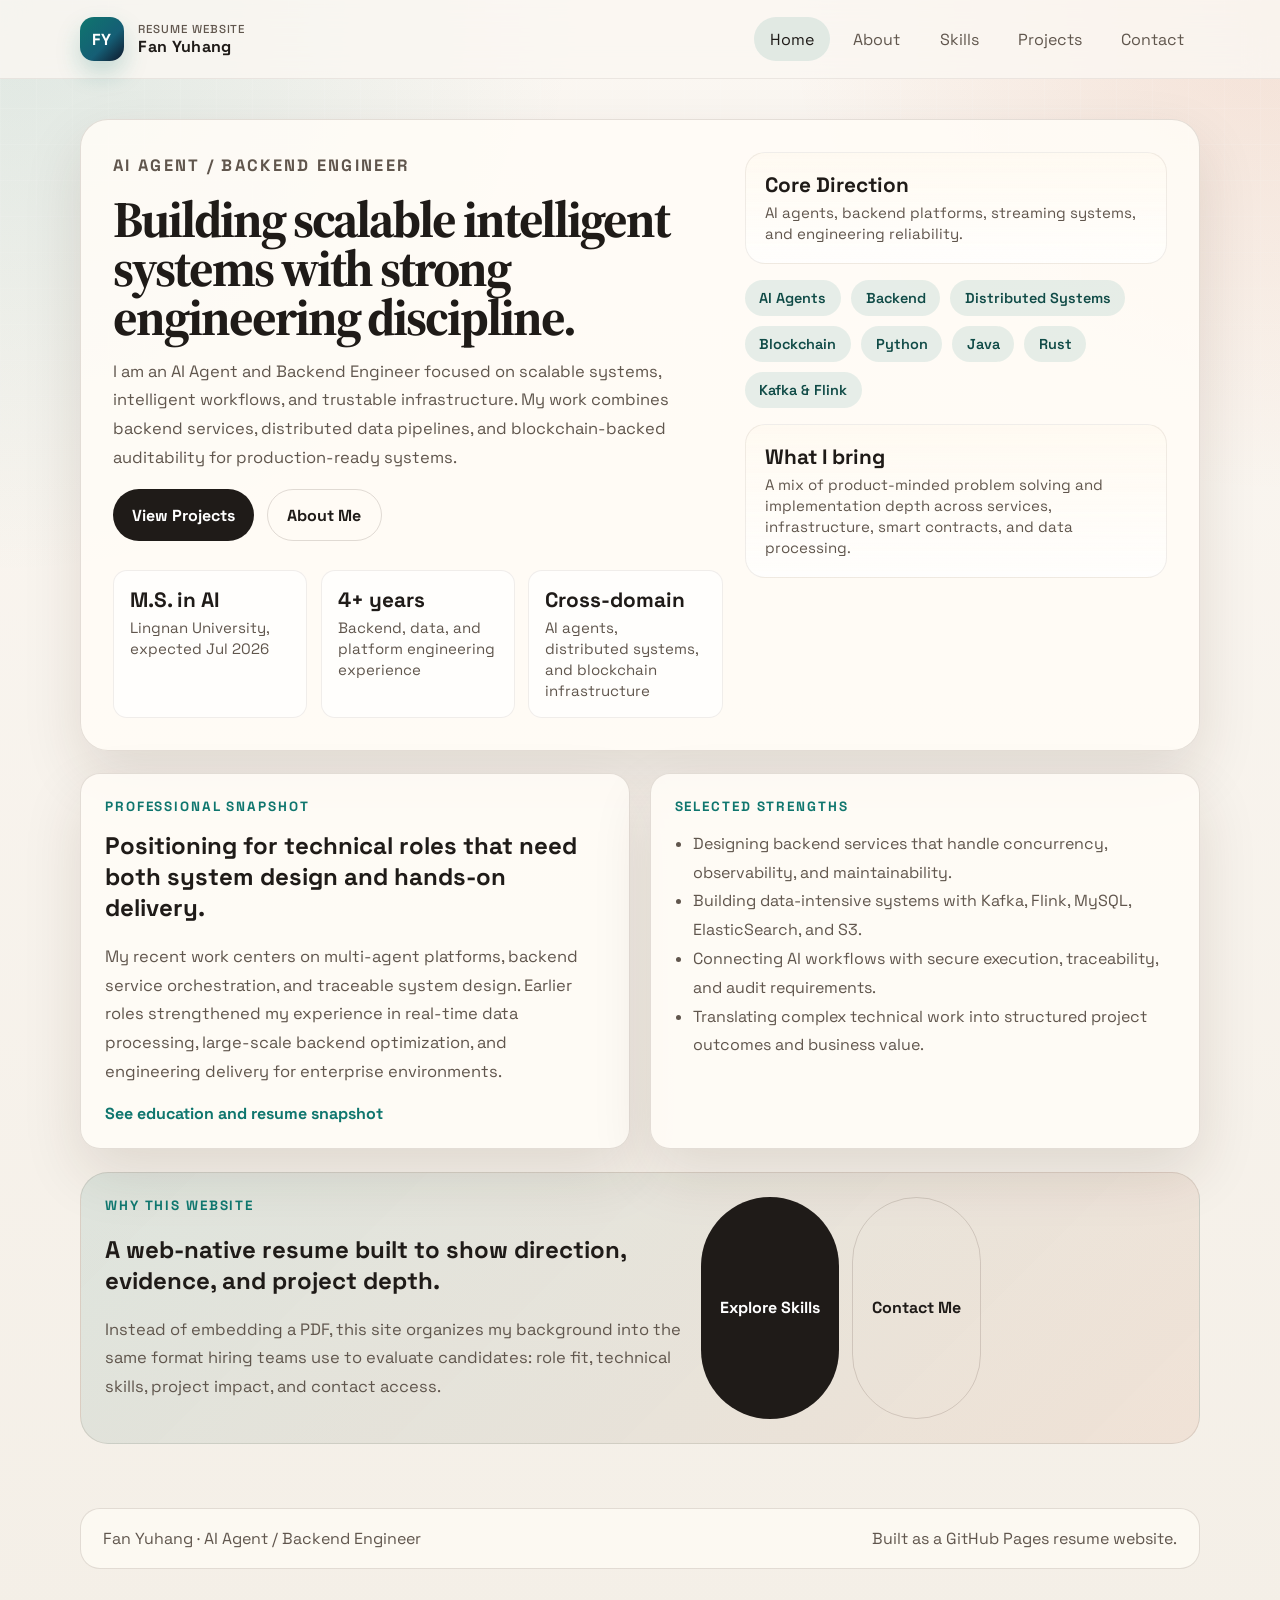
<file: index.html>
<!DOCTYPE html>
<html lang="en">
  <head>
    <meta charset="UTF-8" />
    <meta name="viewport" content="width=device-width, initial-scale=1.0" />
    <title>Fan Yuhang | AI Agent and Backend Engineer</title>
    <meta
      name="description"
      content="Fan Yuhang is an AI Agent and Backend Engineer focused on scalable systems, intelligent workflows, and trustable infrastructure."
    />
    <link rel="preconnect" href="https://fonts.googleapis.com" />
    <link rel="preconnect" href="https://fonts.gstatic.com" crossorigin />
    <link
      href="https://fonts.googleapis.com/css2?family=Source+Serif+4:opsz,wght@8..60,600;8..60,700&family=Space+Grotesk:wght@400;500;700&display=swap"
      rel="stylesheet"
    />
    <link rel="stylesheet" href="styles.css" />
  </head>
  <body data-page="home">
    <header class="site-header">
      <div class="site-shell header-row">
        <a class="brand" href="index.html">
          <span class="brand-mark">FY</span>
          <span class="brand-copy">
            <small>Resume Website</small>
            <span>Fan Yuhang</span>
          </span>
        </a>
        <button class="nav-toggle" type="button" aria-label="Toggle navigation">Menu</button>
        <nav class="site-nav" aria-label="Primary">
          <a href="index.html" data-page="home">Home</a>
          <a href="about.html" data-page="about">About</a>
          <a href="skills.html" data-page="skills">Skills</a>
          <a href="projects.html" data-page="projects">Projects</a>
          <a href="contact.html" data-page="contact">Contact</a>
        </nav>
      </div>
    </header>

    <main class="site-shell">
      <section class="hero reveal">
        <div class="hero-copy">
          <p class="eyebrow">AI Agent / Backend Engineer</p>
          <h1>Building scalable intelligent systems with strong engineering discipline.</h1>
          <p>
            I am an AI Agent and Backend Engineer focused on scalable systems, intelligent workflows,
            and trustable infrastructure. My work combines backend services, distributed data
            pipelines, and blockchain-backed auditability for production-ready systems.
          </p>
          <div class="hero-actions">
            <a class="button" href="projects.html">View Projects</a>
            <a class="button secondary" href="about.html">About Me</a>
          </div>
          <div class="hero-stats">
            <div class="stat">
              <strong>M.S. in AI</strong>
              <span>Lingnan University, expected Jul 2026</span>
            </div>
            <div class="stat">
              <strong>4+ years</strong>
              <span>Backend, data, and platform engineering experience</span>
            </div>
            <div class="stat">
              <strong>Cross-domain</strong>
              <span>AI agents, distributed systems, and blockchain infrastructure</span>
            </div>
          </div>
        </div>

        <aside class="hero-aside reveal delay-1">
          <div class="info-block">
            <strong>Core Direction</strong>
            <span>AI agents, backend platforms, streaming systems, and engineering reliability.</span>
          </div>
          <div class="tags">
            <span class="tag">AI Agents</span>
            <span class="tag">Backend</span>
            <span class="tag">Distributed Systems</span>
            <span class="tag">Blockchain</span>
            <span class="tag">Python</span>
            <span class="tag">Java</span>
            <span class="tag">Rust</span>
            <span class="tag">Kafka &amp; Flink</span>
          </div>
          <div class="info-block">
            <strong>What I bring</strong>
            <span>
              A mix of product-minded problem solving and implementation depth across services,
              infrastructure, smart contracts, and data processing.
            </span>
          </div>
        </aside>
      </section>

      <section class="section-grid section-spacer">
        <article class="panel reveal delay-1">
          <p class="kicker">Professional Snapshot</p>
          <h2>Positioning for technical roles that need both system design and hands-on delivery.</h2>
          <p class="section-intro">
            My recent work centers on multi-agent platforms, backend service orchestration, and
            traceable system design. Earlier roles strengthened my experience in real-time data
            processing, large-scale backend optimization, and engineering delivery for enterprise
            environments.
          </p>
          <a class="text-link" href="about.html">See education and resume snapshot</a>
        </article>

        <article class="panel reveal delay-2">
          <p class="kicker">Selected Strengths</p>
          <ul class="list">
            <li>Designing backend services that handle concurrency, observability, and maintainability.</li>
            <li>Building data-intensive systems with Kafka, Flink, MySQL, ElasticSearch, and S3.</li>
            <li>Connecting AI workflows with secure execution, traceability, and audit requirements.</li>
            <li>Translating complex technical work into structured project outcomes and business value.</li>
          </ul>
        </article>
      </section>

      <section class="highlight-banner reveal delay-3">
        <div>
          <p class="kicker">Why This Website</p>
          <h2>A web-native resume built to show direction, evidence, and project depth.</h2>
          <p class="section-intro">
            Instead of embedding a PDF, this site organizes my background into the same format hiring
            teams use to evaluate candidates: role fit, technical skills, project impact, and contact
            access.
          </p>
        </div>
        <div class="inline-links">
          <a class="button" href="skills.html">Explore Skills</a>
          <a class="button secondary" href="contact.html">Contact Me</a>
        </div>
      </section>
    </main>

    <footer class="site-shell site-footer">
      <div class="footer-panel">
        <p>Fan Yuhang · AI Agent / Backend Engineer</p>
        <p>Built as a GitHub Pages resume website.</p>
      </div>
    </footer>

    <script src="script.js"></script>
  </body>
</html>
</file>
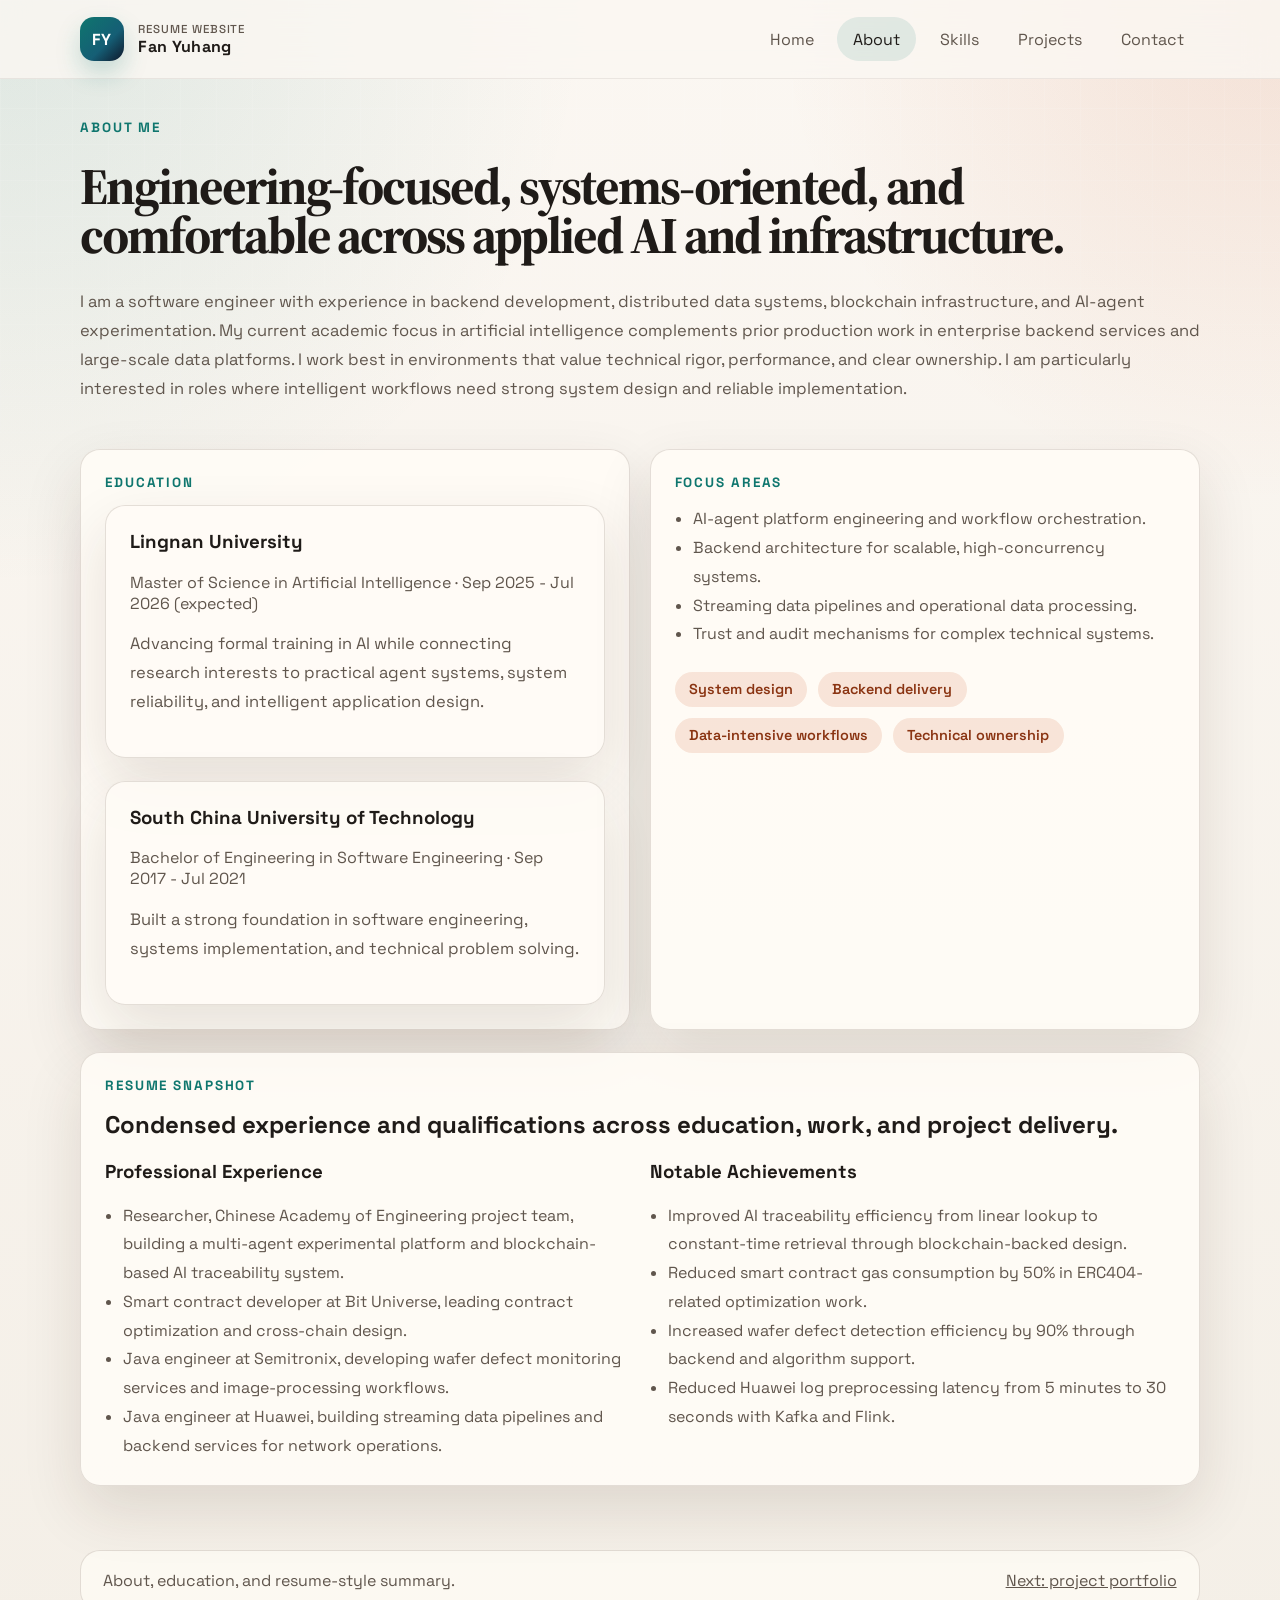
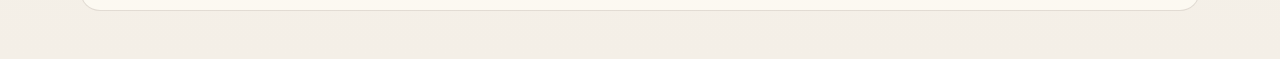
<file: about.html>
<!DOCTYPE html>
<html lang="en">
  <head>
    <meta charset="UTF-8" />
    <meta name="viewport" content="width=device-width, initial-scale=1.0" />
    <title>About | Fan Yuhang</title>
    <meta
      name="description"
      content="About Fan Yuhang, including education, strengths, and a resume snapshot."
    />
    <link rel="preconnect" href="https://fonts.googleapis.com" />
    <link rel="preconnect" href="https://fonts.gstatic.com" crossorigin />
    <link
      href="https://fonts.googleapis.com/css2?family=Source+Serif+4:opsz,wght@8..60,600;8..60,700&family=Space+Grotesk:wght@400;500;700&display=swap"
      rel="stylesheet"
    />
    <link rel="stylesheet" href="styles.css" />
  </head>
  <body data-page="about">
    <header class="site-header">
      <div class="site-shell header-row">
        <a class="brand" href="index.html">
          <span class="brand-mark">FY</span>
          <span class="brand-copy">
            <small>Resume Website</small>
            <span>Fan Yuhang</span>
          </span>
        </a>
        <button class="nav-toggle" type="button" aria-label="Toggle navigation">Menu</button>
        <nav class="site-nav" aria-label="Primary">
          <a href="index.html" data-page="home">Home</a>
          <a href="about.html" data-page="about">About</a>
          <a href="skills.html" data-page="skills">Skills</a>
          <a href="projects.html" data-page="projects">Projects</a>
          <a href="contact.html" data-page="contact">Contact</a>
        </nav>
      </div>
    </header>

    <main class="site-shell">
      <section class="page-title reveal">
        <p class="eyebrow">About Me</p>
        <h1>Engineering-focused, systems-oriented, and comfortable across applied AI and infrastructure.</h1>
        <p class="lede">
          I am a software engineer with experience in backend development, distributed data systems,
          blockchain infrastructure, and AI-agent experimentation. My current academic focus in
          artificial intelligence complements prior production work in enterprise backend services and
          large-scale data platforms. I work best in environments that value technical rigor,
          performance, and clear ownership. I am particularly interested in roles where intelligent
          workflows need strong system design and reliable implementation.
        </p>
      </section>

      <section class="section-grid reveal delay-1">
        <article class="panel">
          <p class="kicker">Education</p>
          <div class="timeline-item">
            <h3>Lingnan University</h3>
            <p class="timeline-meta">Master of Science in Artificial Intelligence · Sep 2025 - Jul 2026 (expected)</p>
            <p class="section-intro">
              Advancing formal training in AI while connecting research interests to practical agent
              systems, system reliability, and intelligent application design.
            </p>
          </div>
          <div class="timeline-item section-spacer">
            <h3>South China University of Technology</h3>
            <p class="timeline-meta">Bachelor of Engineering in Software Engineering · Sep 2017 - Jul 2021</p>
            <p class="section-intro">
              Built a strong foundation in software engineering, systems implementation, and technical
              problem solving.
            </p>
          </div>
        </article>

        <article class="panel">
          <p class="kicker">Focus Areas</p>
          <ul class="list">
            <li>AI-agent platform engineering and workflow orchestration.</li>
            <li>Backend architecture for scalable, high-concurrency systems.</li>
            <li>Streaming data pipelines and operational data processing.</li>
            <li>Trust and audit mechanisms for complex technical systems.</li>
          </ul>

          <div class="mini-tags section-spacer">
            <span class="mini-tag">System design</span>
            <span class="mini-tag">Backend delivery</span>
            <span class="mini-tag">Data-intensive workflows</span>
            <span class="mini-tag">Technical ownership</span>
          </div>
        </article>
      </section>

      <section class="panel section-spacer reveal delay-2" id="resume-snapshot">
        <p class="kicker">Resume Snapshot</p>
        <h2>Condensed experience and qualifications across education, work, and project delivery.</h2>
        <div class="two-column">
          <div>
            <h3>Professional Experience</h3>
            <ul class="list">
              <li>Researcher, Chinese Academy of Engineering project team, building a multi-agent experimental platform and blockchain-based AI traceability system.</li>
              <li>Smart contract developer at Bit Universe, leading contract optimization and cross-chain design.</li>
              <li>Java engineer at Semitronix, developing wafer defect monitoring services and image-processing workflows.</li>
              <li>Java engineer at Huawei, building streaming data pipelines and backend services for network operations.</li>
            </ul>
          </div>
          <div>
            <h3>Notable Achievements</h3>
            <ul class="list">
              <li>Improved AI traceability efficiency from linear lookup to constant-time retrieval through blockchain-backed design.</li>
              <li>Reduced smart contract gas consumption by 50% in ERC404-related optimization work.</li>
              <li>Increased wafer defect detection efficiency by 90% through backend and algorithm support.</li>
              <li>Reduced Huawei log preprocessing latency from 5 minutes to 30 seconds with Kafka and Flink.</li>
            </ul>
          </div>
        </div>
      </section>
    </main>

    <footer class="site-shell site-footer">
      <div class="footer-panel">
        <p>About, education, and resume-style summary.</p>
        <p><a href="projects.html">Next: project portfolio</a></p>
      </div>
    </footer>

    <script src="script.js"></script>
  </body>
</html>
</file>
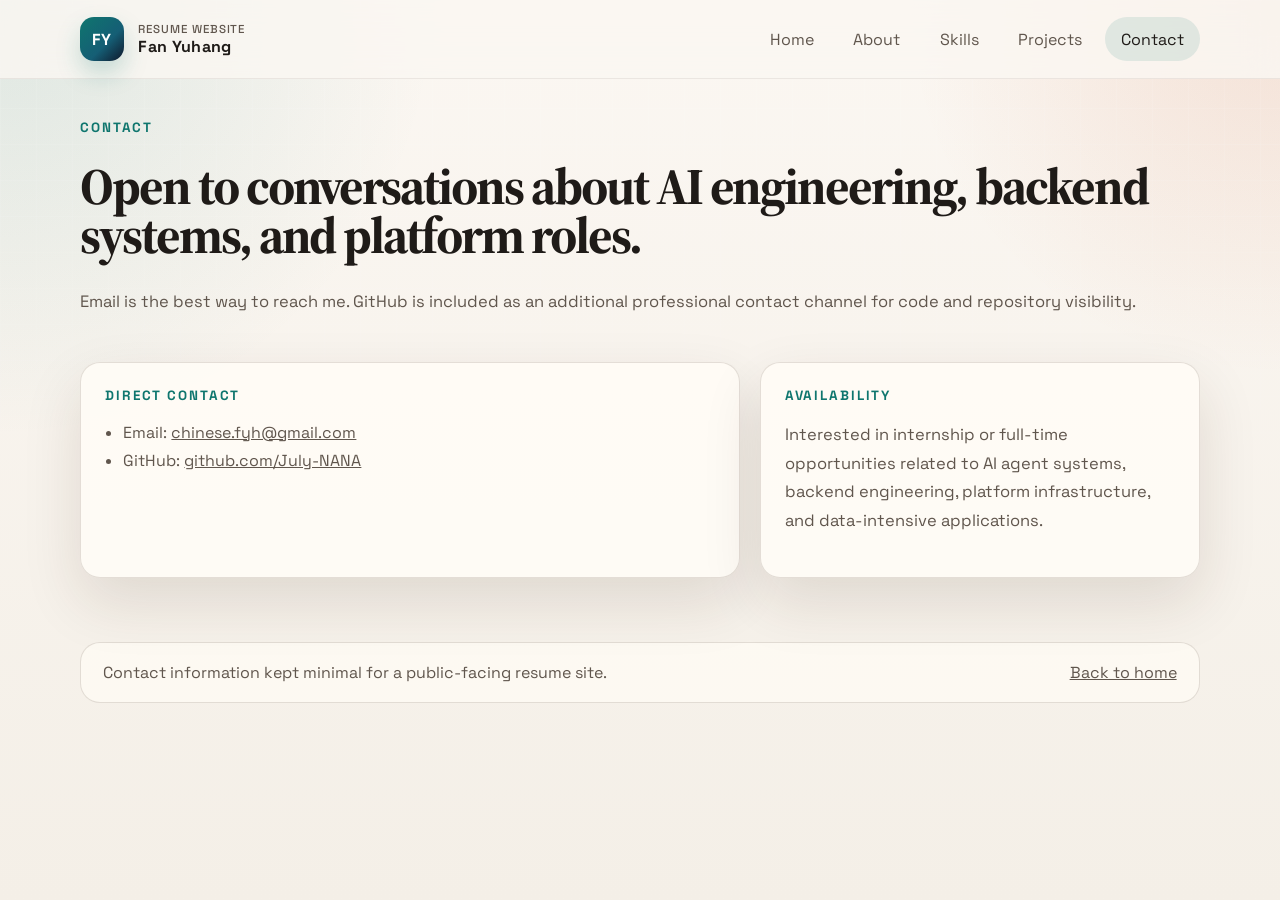
<file: contact.html>
<!DOCTYPE html>
<html lang="en">
  <head>
    <meta charset="UTF-8" />
    <meta name="viewport" content="width=device-width, initial-scale=1.0" />
    <title>Contact | Fan Yuhang</title>
    <meta
      name="description"
      content="Contact details for Fan Yuhang."
    />
    <link rel="preconnect" href="https://fonts.googleapis.com" />
    <link rel="preconnect" href="https://fonts.gstatic.com" crossorigin />
    <link
      href="https://fonts.googleapis.com/css2?family=Source+Serif+4:opsz,wght@8..60,600;8..60,700&family=Space+Grotesk:wght@400;500;700&display=swap"
      rel="stylesheet"
    />
    <link rel="stylesheet" href="styles.css" />
  </head>
  <body data-page="contact">
    <header class="site-header">
      <div class="site-shell header-row">
        <a class="brand" href="index.html">
          <span class="brand-mark">FY</span>
          <span class="brand-copy">
            <small>Resume Website</small>
            <span>Fan Yuhang</span>
          </span>
        </a>
        <button class="nav-toggle" type="button" aria-label="Toggle navigation">Menu</button>
        <nav class="site-nav" aria-label="Primary">
          <a href="index.html" data-page="home">Home</a>
          <a href="about.html" data-page="about">About</a>
          <a href="skills.html" data-page="skills">Skills</a>
          <a href="projects.html" data-page="projects">Projects</a>
          <a href="contact.html" data-page="contact">Contact</a>
        </nav>
      </div>
    </header>

    <main class="site-shell">
      <section class="page-title reveal">
        <p class="eyebrow">Contact</p>
        <h1>Open to conversations about AI engineering, backend systems, and platform roles.</h1>
        <p class="lede">
          Email is the best way to reach me. GitHub is included as an additional professional contact
          channel for code and repository visibility.
        </p>
      </section>

      <section class="contact-grid reveal delay-1">
        <article class="contact-card">
          <p class="kicker">Direct Contact</p>
          <ul class="contact-list">
            <li>Email: <a href="mailto:chinese.fyh@gmail.com">chinese.fyh@gmail.com</a></li>
            <li>GitHub: <a href="https://github.com/July-NANA">github.com/July-NANA</a></li>
          </ul>
        </article>

        <article class="contact-card">
          <p class="kicker">Availability</p>
          <p class="section-intro">
            Interested in internship or full-time opportunities related to AI agent systems, backend
            engineering, platform infrastructure, and data-intensive applications.
          </p>
        </article>
      </section>
    </main>

    <footer class="site-shell site-footer">
      <div class="footer-panel">
        <p>Contact information kept minimal for a public-facing resume site.</p>
        <p><a href="index.html">Back to home</a></p>
      </div>
    </footer>

    <script src="script.js"></script>
  </body>
</html>
</file>
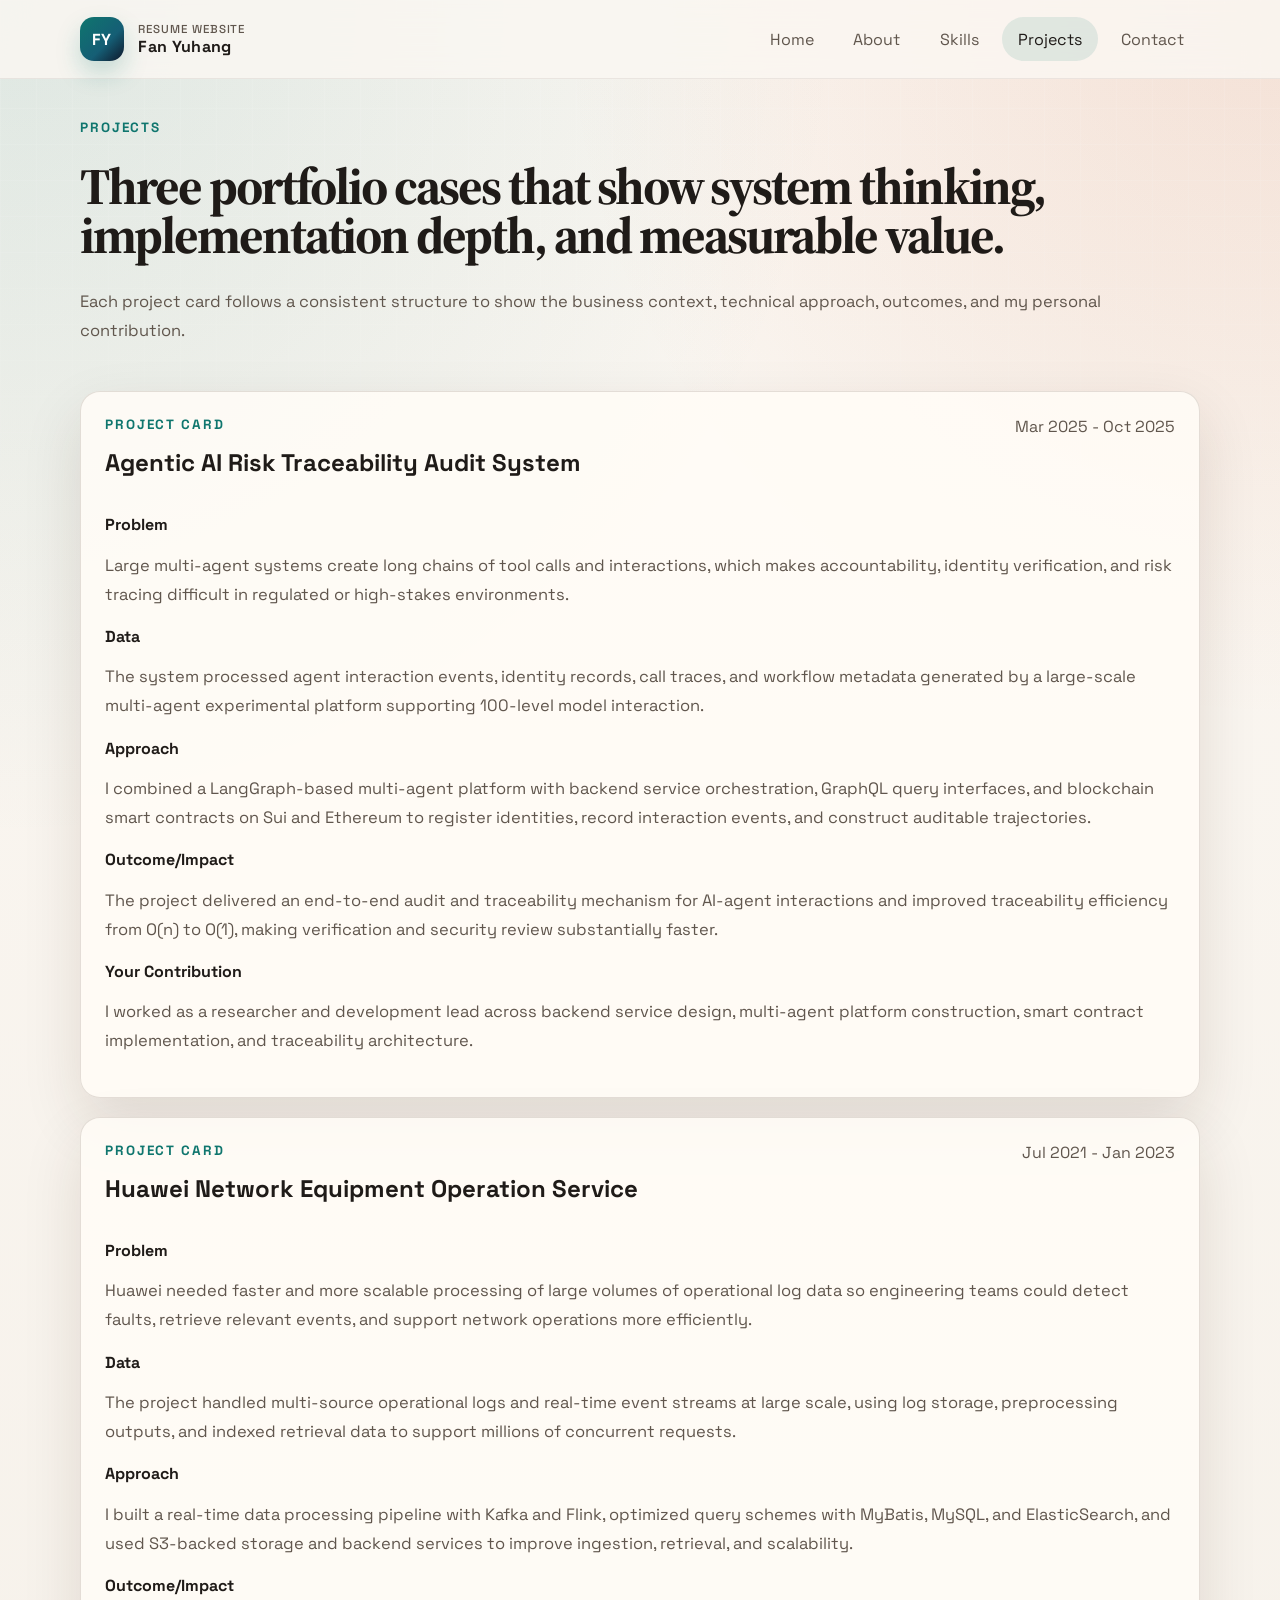
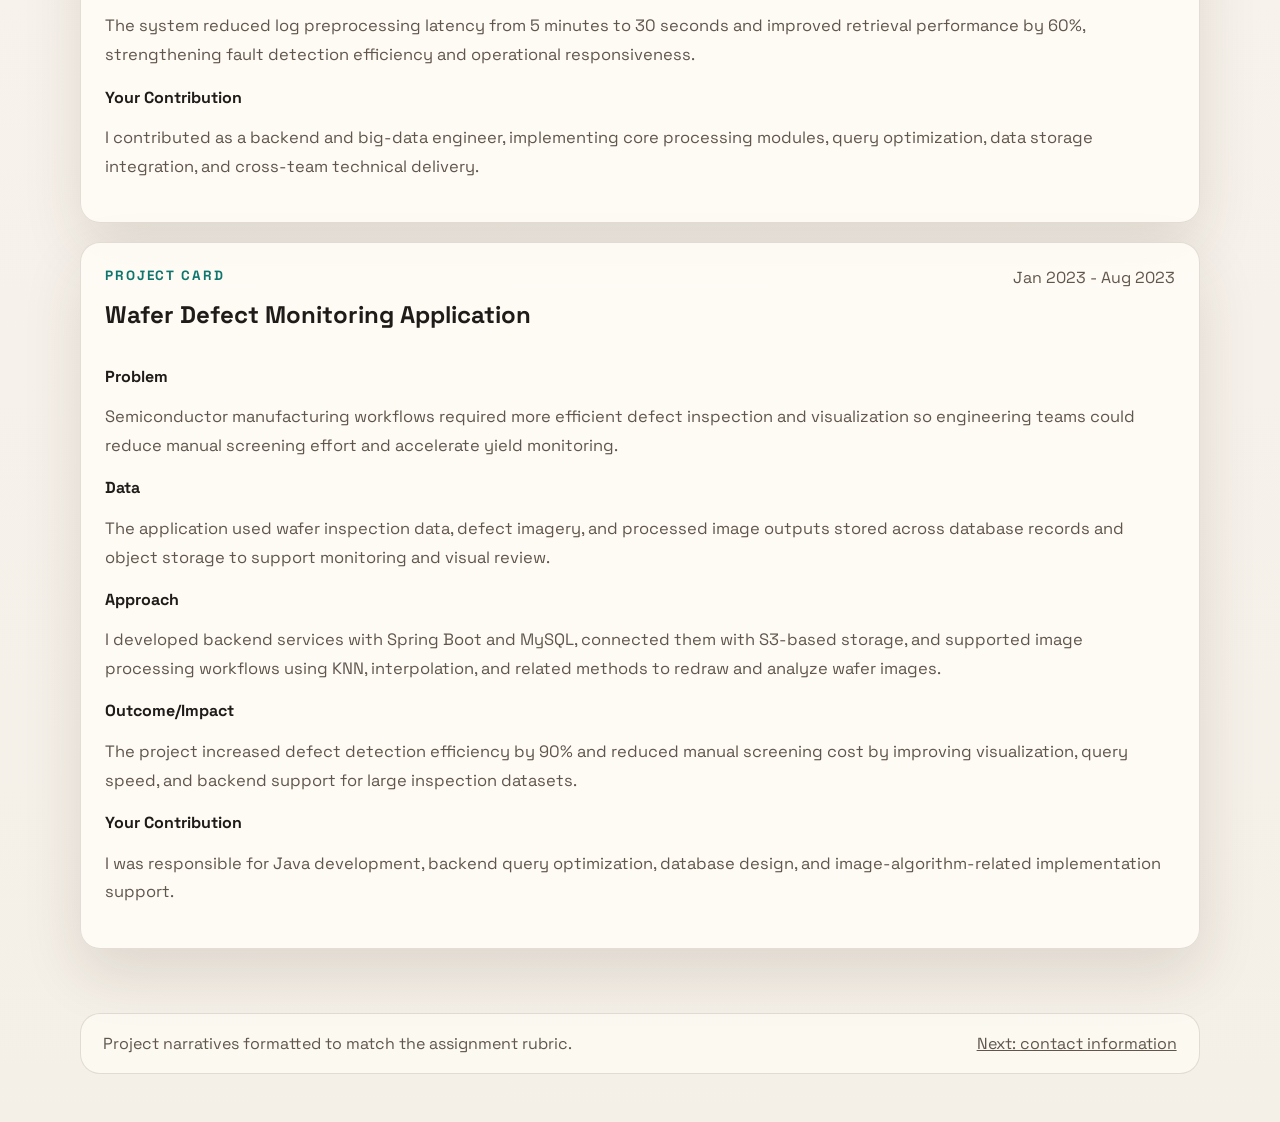
<file: projects.html>
<!DOCTYPE html>
<html lang="en">
  <head>
    <meta charset="UTF-8" />
    <meta name="viewport" content="width=device-width, initial-scale=1.0" />
    <title>Projects | Fan Yuhang</title>
    <meta
      name="description"
      content="Project portfolio of Fan Yuhang with problem, data, approach, outcome, and contribution."
    />
    <link rel="preconnect" href="https://fonts.googleapis.com" />
    <link rel="preconnect" href="https://fonts.gstatic.com" crossorigin />
    <link
      href="https://fonts.googleapis.com/css2?family=Source+Serif+4:opsz,wght@8..60,600;8..60,700&family=Space+Grotesk:wght@400;500;700&display=swap"
      rel="stylesheet"
    />
    <link rel="stylesheet" href="styles.css" />
  </head>
  <body data-page="projects">
    <header class="site-header">
      <div class="site-shell header-row">
        <a class="brand" href="index.html">
          <span class="brand-mark">FY</span>
          <span class="brand-copy">
            <small>Resume Website</small>
            <span>Fan Yuhang</span>
          </span>
        </a>
        <button class="nav-toggle" type="button" aria-label="Toggle navigation">Menu</button>
        <nav class="site-nav" aria-label="Primary">
          <a href="index.html" data-page="home">Home</a>
          <a href="about.html" data-page="about">About</a>
          <a href="skills.html" data-page="skills">Skills</a>
          <a href="projects.html" data-page="projects">Projects</a>
          <a href="contact.html" data-page="contact">Contact</a>
        </nav>
      </div>
    </header>

    <main class="site-shell">
      <section class="page-title reveal">
        <p class="eyebrow">Projects</p>
        <h1>Three portfolio cases that show system thinking, implementation depth, and measurable value.</h1>
        <p class="lede">
          Each project card follows a consistent structure to show the business context, technical
          approach, outcomes, and my personal contribution.
        </p>
      </section>

      <section class="project-grid">
        <article class="project-card reveal delay-1">
          <header>
            <div>
              <p class="kicker">Project Card</p>
              <h2>Agentic AI Risk Traceability Audit System</h2>
            </div>
            <time datetime="2025-03">Mar 2025 - Oct 2025</time>
          </header>
          <div class="project-block">
            <strong>Problem</strong>
            <p class="section-intro">
              Large multi-agent systems create long chains of tool calls and interactions, which makes
              accountability, identity verification, and risk tracing difficult in regulated or
              high-stakes environments.
            </p>
          </div>
          <div class="project-block">
            <strong>Data</strong>
            <p class="section-intro">
              The system processed agent interaction events, identity records, call traces, and
              workflow metadata generated by a large-scale multi-agent experimental platform supporting
              100-level model interaction.
            </p>
          </div>
          <div class="project-block">
            <strong>Approach</strong>
            <p class="section-intro">
              I combined a LangGraph-based multi-agent platform with backend service orchestration,
              GraphQL query interfaces, and blockchain smart contracts on Sui and Ethereum to register
              identities, record interaction events, and construct auditable trajectories.
            </p>
          </div>
          <div class="project-block">
            <strong>Outcome/Impact</strong>
            <p class="section-intro">
              The project delivered an end-to-end audit and traceability mechanism for AI-agent
              interactions and improved traceability efficiency from O(n) to O(1), making verification
              and security review substantially faster.
            </p>
          </div>
          <div class="project-block">
            <strong>Your Contribution</strong>
            <p class="section-intro">
              I worked as a researcher and development lead across backend service design, multi-agent
              platform construction, smart contract implementation, and traceability architecture.
            </p>
          </div>
        </article>

        <article class="project-card reveal delay-2">
          <header>
            <div>
              <p class="kicker">Project Card</p>
              <h2>Huawei Network Equipment Operation Service</h2>
            </div>
            <time datetime="2021-07">Jul 2021 - Jan 2023</time>
          </header>
          <div class="project-block">
            <strong>Problem</strong>
            <p class="section-intro">
              Huawei needed faster and more scalable processing of large volumes of operational log
              data so engineering teams could detect faults, retrieve relevant events, and support
              network operations more efficiently.
            </p>
          </div>
          <div class="project-block">
            <strong>Data</strong>
            <p class="section-intro">
              The project handled multi-source operational logs and real-time event streams at large
              scale, using log storage, preprocessing outputs, and indexed retrieval data to support
              millions of concurrent requests.
            </p>
          </div>
          <div class="project-block">
            <strong>Approach</strong>
            <p class="section-intro">
              I built a real-time data processing pipeline with Kafka and Flink, optimized query
              schemes with MyBatis, MySQL, and ElasticSearch, and used S3-backed storage and backend
              services to improve ingestion, retrieval, and scalability.
            </p>
          </div>
          <div class="project-block">
            <strong>Outcome/Impact</strong>
            <p class="section-intro">
              The system reduced log preprocessing latency from 5 minutes to 30 seconds and improved
              retrieval performance by 60%, strengthening fault detection efficiency and operational
              responsiveness.
            </p>
          </div>
          <div class="project-block">
            <strong>Your Contribution</strong>
            <p class="section-intro">
              I contributed as a backend and big-data engineer, implementing core processing modules,
              query optimization, data storage integration, and cross-team technical delivery.
            </p>
          </div>
        </article>

        <article class="project-card reveal delay-3">
          <header>
            <div>
              <p class="kicker">Project Card</p>
              <h2>Wafer Defect Monitoring Application</h2>
            </div>
            <time datetime="2023-01">Jan 2023 - Aug 2023</time>
          </header>
          <div class="project-block">
            <strong>Problem</strong>
            <p class="section-intro">
              Semiconductor manufacturing workflows required more efficient defect inspection and
              visualization so engineering teams could reduce manual screening effort and accelerate
              yield monitoring.
            </p>
          </div>
          <div class="project-block">
            <strong>Data</strong>
            <p class="section-intro">
              The application used wafer inspection data, defect imagery, and processed image outputs
              stored across database records and object storage to support monitoring and visual review.
            </p>
          </div>
          <div class="project-block">
            <strong>Approach</strong>
            <p class="section-intro">
              I developed backend services with Spring Boot and MySQL, connected them with S3-based
              storage, and supported image processing workflows using KNN, interpolation, and related
              methods to redraw and analyze wafer images.
            </p>
          </div>
          <div class="project-block">
            <strong>Outcome/Impact</strong>
            <p class="section-intro">
              The project increased defect detection efficiency by 90% and reduced manual screening
              cost by improving visualization, query speed, and backend support for large inspection
              datasets.
            </p>
          </div>
          <div class="project-block">
            <strong>Your Contribution</strong>
            <p class="section-intro">
              I was responsible for Java development, backend query optimization, database design, and
              image-algorithm-related implementation support.
            </p>
          </div>
        </article>
      </section>
    </main>

    <footer class="site-shell site-footer">
      <div class="footer-panel">
        <p>Project narratives formatted to match the assignment rubric.</p>
        <p><a href="contact.html">Next: contact information</a></p>
      </div>
    </footer>

    <script src="script.js"></script>
  </body>
</html>
</file>
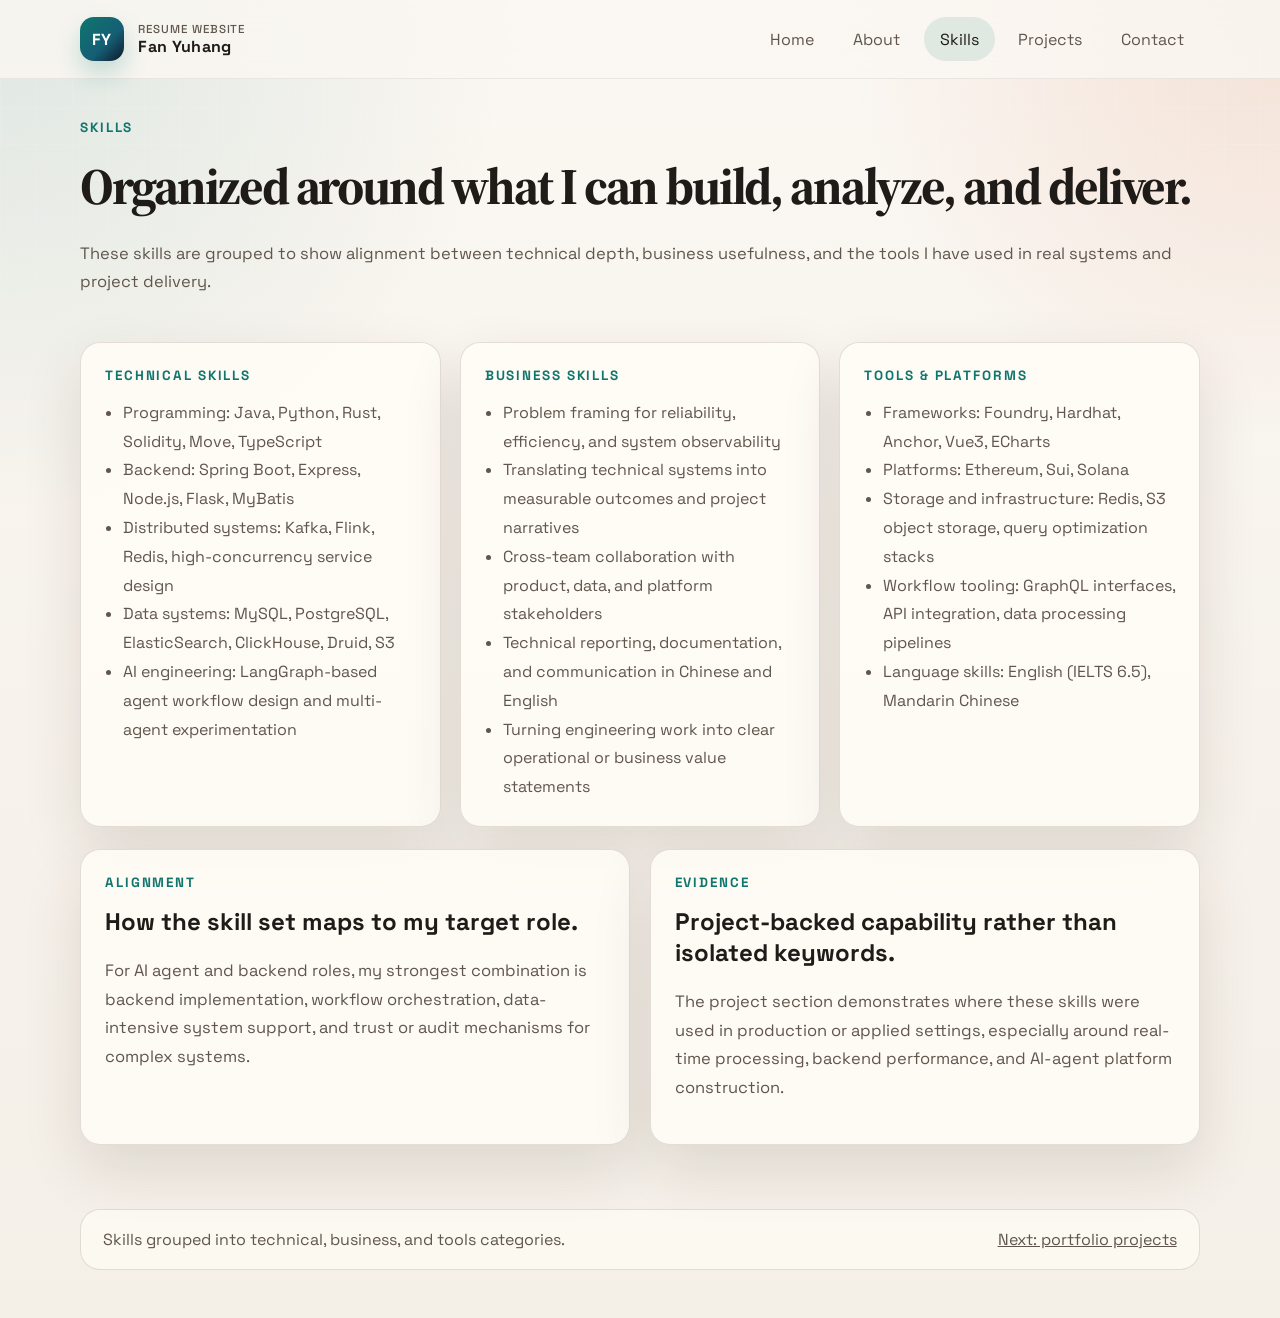
<file: skills.html>
<!DOCTYPE html>
<html lang="en">
  <head>
    <meta charset="UTF-8" />
    <meta name="viewport" content="width=device-width, initial-scale=1.0" />
    <title>Skills | Fan Yuhang</title>
    <meta
      name="description"
      content="Technical, business, and tool skills of Fan Yuhang."
    />
    <link rel="preconnect" href="https://fonts.googleapis.com" />
    <link rel="preconnect" href="https://fonts.gstatic.com" crossorigin />
    <link
      href="https://fonts.googleapis.com/css2?family=Source+Serif+4:opsz,wght@8..60,600;8..60,700&family=Space+Grotesk:wght@400;500;700&display=swap"
      rel="stylesheet"
    />
    <link rel="stylesheet" href="styles.css" />
  </head>
  <body data-page="skills">
    <header class="site-header">
      <div class="site-shell header-row">
        <a class="brand" href="index.html">
          <span class="brand-mark">FY</span>
          <span class="brand-copy">
            <small>Resume Website</small>
            <span>Fan Yuhang</span>
          </span>
        </a>
        <button class="nav-toggle" type="button" aria-label="Toggle navigation">Menu</button>
        <nav class="site-nav" aria-label="Primary">
          <a href="index.html" data-page="home">Home</a>
          <a href="about.html" data-page="about">About</a>
          <a href="skills.html" data-page="skills">Skills</a>
          <a href="projects.html" data-page="projects">Projects</a>
          <a href="contact.html" data-page="contact">Contact</a>
        </nav>
      </div>
    </header>

    <main class="site-shell">
      <section class="page-title reveal">
        <p class="eyebrow">Skills</p>
        <h1>Organized around what I can build, analyze, and deliver.</h1>
        <p class="lede">
          These skills are grouped to show alignment between technical depth, business usefulness,
          and the tools I have used in real systems and project delivery.
        </p>
      </section>

      <section class="skills-grid reveal delay-1">
        <article class="skill-card">
          <p class="kicker">Technical Skills</p>
          <ul class="skill-list">
            <li>Programming: Java, Python, Rust, Solidity, Move, TypeScript</li>
            <li>Backend: Spring Boot, Express, Node.js, Flask, MyBatis</li>
            <li>Distributed systems: Kafka, Flink, Redis, high-concurrency service design</li>
            <li>Data systems: MySQL, PostgreSQL, ElasticSearch, ClickHouse, Druid, S3</li>
            <li>AI engineering: LangGraph-based agent workflow design and multi-agent experimentation</li>
          </ul>
        </article>

        <article class="skill-card">
          <p class="kicker">Business Skills</p>
          <ul class="skill-list">
            <li>Problem framing for reliability, efficiency, and system observability</li>
            <li>Translating technical systems into measurable outcomes and project narratives</li>
            <li>Cross-team collaboration with product, data, and platform stakeholders</li>
            <li>Technical reporting, documentation, and communication in Chinese and English</li>
            <li>Turning engineering work into clear operational or business value statements</li>
          </ul>
        </article>

        <article class="skill-card">
          <p class="kicker">Tools &amp; Platforms</p>
          <ul class="skill-list">
            <li>Frameworks: Foundry, Hardhat, Anchor, Vue3, ECharts</li>
            <li>Platforms: Ethereum, Sui, Solana</li>
            <li>Storage and infrastructure: Redis, S3 object storage, query optimization stacks</li>
            <li>Workflow tooling: GraphQL interfaces, API integration, data processing pipelines</li>
            <li>Language skills: English (IELTS 6.5), Mandarin Chinese</li>
          </ul>
        </article>
      </section>

      <section class="section-grid section-spacer reveal delay-2">
        <article class="panel">
          <p class="kicker">Alignment</p>
          <h2>How the skill set maps to my target role.</h2>
          <p class="section-intro">
            For AI agent and backend roles, my strongest combination is backend implementation,
            workflow orchestration, data-intensive system support, and trust or audit mechanisms for
            complex systems.
          </p>
        </article>

        <article class="panel">
          <p class="kicker">Evidence</p>
          <h2>Project-backed capability rather than isolated keywords.</h2>
          <p class="section-intro">
            The project section demonstrates where these skills were used in production or applied
            settings, especially around real-time processing, backend performance, and AI-agent
            platform construction.
          </p>
        </article>
      </section>
    </main>

    <footer class="site-shell site-footer">
      <div class="footer-panel">
        <p>Skills grouped into technical, business, and tools categories.</p>
        <p><a href="projects.html">Next: portfolio projects</a></p>
      </div>
    </footer>

    <script src="script.js"></script>
  </body>
</html>
</file>
<file: styles.css>
:root {
  --bg: #f4efe7;
  --surface: rgba(255, 252, 246, 0.88);
  --surface-strong: #fffaf1;
  --text: #1f1b18;
  --muted: #60564d;
  --line: rgba(64, 48, 34, 0.14);
  --accent: #0f766e;
  --accent-2: #c2410c;
  --shadow: 0 24px 60px rgba(54, 37, 18, 0.12);
  --radius-xl: 28px;
  --radius-lg: 20px;
  --radius-md: 14px;
  --content: 1120px;
}

* {
  box-sizing: border-box;
}

html {
  scroll-behavior: smooth;
}

body {
  margin: 0;
  color: var(--text);
  font-family: "Space Grotesk", "Avenir Next", "Segoe UI", sans-serif;
  background:
    radial-gradient(circle at top left, rgba(15, 118, 110, 0.12), transparent 28%),
    radial-gradient(circle at top right, rgba(194, 65, 12, 0.12), transparent 24%),
    linear-gradient(180deg, #fbf7f2 0%, var(--bg) 100%);
  min-height: 100vh;
}

body::before {
  content: "";
  position: fixed;
  inset: 0;
  pointer-events: none;
  background-image:
    linear-gradient(rgba(255, 255, 255, 0.35) 1px, transparent 1px),
    linear-gradient(90deg, rgba(255, 255, 255, 0.35) 1px, transparent 1px);
  background-size: 36px 36px;
  mask-image: linear-gradient(180deg, rgba(0, 0, 0, 0.35), transparent 80%);
}

a {
  color: inherit;
}

img {
  max-width: 100%;
  display: block;
}

.site-shell {
  width: min(calc(100% - 2rem), var(--content));
  margin: 0 auto;
}

.site-header {
  position: sticky;
  top: 0;
  z-index: 20;
  backdrop-filter: blur(16px);
  background: rgba(251, 247, 242, 0.82);
  border-bottom: 1px solid rgba(64, 48, 34, 0.08);
}

.header-row {
  display: flex;
  align-items: center;
  justify-content: space-between;
  gap: 1rem;
  min-height: 78px;
}

.brand {
  display: inline-flex;
  align-items: center;
  gap: 0.9rem;
  text-decoration: none;
  font-weight: 700;
  letter-spacing: 0.02em;
}

.brand-mark {
  width: 44px;
  height: 44px;
  display: grid;
  place-items: center;
  border-radius: 14px;
  color: white;
  background: linear-gradient(135deg, var(--accent), #155e75 60%, #0f172a);
  box-shadow: 0 12px 24px rgba(15, 118, 110, 0.22);
}

.brand-copy small {
  display: block;
  color: var(--muted);
  font-size: 0.72rem;
  font-weight: 500;
  letter-spacing: 0.08em;
  text-transform: uppercase;
}

.brand-copy span {
  display: block;
  font-size: 1rem;
}

.nav-toggle {
  display: none;
  border: 0;
  background: var(--surface-strong);
  color: var(--text);
  border-radius: 999px;
  padding: 0.7rem 1rem;
  font: inherit;
  box-shadow: var(--shadow);
}

.site-nav {
  display: flex;
  align-items: center;
  gap: 0.45rem;
}

.site-nav a {
  text-decoration: none;
  padding: 0.72rem 1rem;
  border-radius: 999px;
  color: var(--muted);
  transition: 160ms ease;
}

.site-nav a:hover,
.site-nav a[aria-current="page"] {
  color: var(--text);
  background: rgba(15, 118, 110, 0.11);
}

main {
  padding: 2.5rem 0 4rem;
}

.hero,
.panel,
.project-card,
.timeline-item,
.contact-card,
.skill-card {
  background: var(--surface);
  border: 1px solid var(--line);
  box-shadow: var(--shadow);
}

.hero {
  display: grid;
  grid-template-columns: 1.3fr 0.9fr;
  gap: 1.4rem;
  padding: 2rem;
  border-radius: var(--radius-xl);
  overflow: hidden;
}

.hero-copy h1,
.page-title h1 {
  margin: 0;
  font-family: "Source Serif 4", Georgia, serif;
  font-size: clamp(2.5rem, 4vw, 4.75rem);
  line-height: 0.95;
  letter-spacing: -0.04em;
}

.eyebrow,
.kicker {
  margin: 0 0 0.9rem;
  color: var(--accent);
  font-size: 0.84rem;
  font-weight: 700;
  letter-spacing: 0.14em;
  text-transform: uppercase;
}

.hero-copy p,
.lede,
.section-intro {
  color: var(--muted);
  font-size: 1.03rem;
  line-height: 1.75;
}

.hero-stats {
  display: grid;
  grid-template-columns: repeat(3, minmax(0, 1fr));
  gap: 0.85rem;
  margin-top: 1.8rem;
}

.stat {
  padding: 1rem;
  border-radius: var(--radius-md);
  background: rgba(255, 255, 255, 0.7);
  border: 1px solid rgba(64, 48, 34, 0.08);
}

.stat strong,
.info-block strong {
  display: block;
  font-size: 1.3rem;
  margin-bottom: 0.25rem;
}

.stat span,
.info-block span {
  color: var(--muted);
  font-size: 0.94rem;
}

.hero-aside {
  display: grid;
  gap: 1rem;
  align-content: start;
}

.tags,
.mini-tags {
  display: flex;
  flex-wrap: wrap;
  gap: 0.65rem;
}

.tag,
.mini-tag {
  display: inline-flex;
  align-items: center;
  padding: 0.55rem 0.9rem;
  border-radius: 999px;
  background: rgba(15, 118, 110, 0.1);
  color: #104b47;
  font-size: 0.9rem;
  font-weight: 600;
}

.mini-tag {
  background: rgba(194, 65, 12, 0.12);
  color: #8a3412;
}

.info-block {
  padding: 1.2rem;
  border-radius: var(--radius-lg);
  background: linear-gradient(180deg, rgba(255, 250, 241, 0.92), rgba(255, 255, 255, 0.68));
  border: 1px solid rgba(64, 48, 34, 0.08);
}

.hero-actions,
.inline-links {
  display: flex;
  flex-wrap: wrap;
  gap: 0.8rem;
}

.button,
.text-link {
  display: inline-flex;
  align-items: center;
  gap: 0.5rem;
  text-decoration: none;
}

.button {
  padding: 0.9rem 1.2rem;
  border-radius: 999px;
  background: var(--text);
  color: white;
  font-weight: 700;
}

.button.secondary {
  background: transparent;
  color: var(--text);
  border: 1px solid rgba(64, 48, 34, 0.16);
}

.text-link {
  color: var(--accent);
  font-weight: 700;
}

.section-grid,
.cards,
.skills-grid,
.contact-grid,
.project-grid,
.two-column {
  display: grid;
  gap: 1.2rem;
}

.section-grid,
.two-column {
  grid-template-columns: repeat(2, minmax(0, 1fr));
}

.cards {
  grid-template-columns: repeat(3, minmax(0, 1fr));
}

.skills-grid {
  grid-template-columns: repeat(3, minmax(0, 1fr));
}

.contact-grid {
  grid-template-columns: 1.2fr 0.8fr;
}

.project-grid {
  grid-template-columns: 1fr;
}

.panel,
.skill-card,
.contact-card,
.project-card,
.timeline-item {
  border-radius: var(--radius-lg);
  padding: 1.5rem;
}

.panel h2,
.panel h3,
.skill-card h2,
.project-card h2,
.contact-card h2,
.timeline-item h3 {
  margin-top: 0;
}

.page-title {
  display: grid;
  gap: 0.75rem;
  margin-bottom: 1.8rem;
}

.section-spacer {
  margin-top: 1.4rem;
}

.list,
.project-meta,
.contact-list,
.skill-list {
  margin: 0;
  padding-left: 1.15rem;
  color: var(--muted);
  line-height: 1.8;
}

.project-card header {
  display: flex;
  align-items: start;
  justify-content: space-between;
  gap: 1rem;
  margin-bottom: 1rem;
}

.project-card time,
.muted,
.timeline-meta {
  color: var(--muted);
}

.project-block + .project-block {
  margin-top: 1rem;
}

.project-block strong {
  display: block;
  margin-bottom: 0.25rem;
}

.highlight-banner {
  display: grid;
  grid-template-columns: 1.1fr 0.9fr;
  gap: 1rem;
  margin-top: 1.4rem;
  padding: 1.5rem;
  border-radius: var(--radius-xl);
  background: linear-gradient(135deg, rgba(15, 118, 110, 0.1), rgba(194, 65, 12, 0.08));
  border: 1px solid rgba(64, 48, 34, 0.12);
}

.site-footer {
  padding: 0 0 3rem;
}

.footer-panel {
  display: flex;
  justify-content: space-between;
  gap: 1rem;
  align-items: center;
  padding: 1.2rem 1.4rem;
  border: 1px solid var(--line);
  border-radius: var(--radius-lg);
  background: rgba(255, 252, 246, 0.72);
}

.footer-panel p {
  margin: 0;
  color: var(--muted);
}

.reveal {
  opacity: 0;
  transform: translateY(18px);
  animation: rise 620ms ease forwards;
}

.reveal.delay-1 { animation-delay: 100ms; }
.reveal.delay-2 { animation-delay: 180ms; }
.reveal.delay-3 { animation-delay: 260ms; }

@keyframes rise {
  to {
    opacity: 1;
    transform: translateY(0);
  }
}

@media (max-width: 920px) {
  .hero,
  .section-grid,
  .cards,
  .skills-grid,
  .contact-grid,
  .two-column,
  .highlight-banner {
    grid-template-columns: 1fr;
  }

  .site-nav {
    position: absolute;
    top: calc(100% + 0.65rem);
    right: 1rem;
    left: 1rem;
    display: none;
    flex-direction: column;
    align-items: stretch;
    padding: 0.75rem;
    border-radius: 22px;
    background: rgba(255, 250, 241, 0.96);
    border: 1px solid var(--line);
    box-shadow: var(--shadow);
  }

  .site-nav.open {
    display: flex;
  }

  .nav-toggle {
    display: inline-flex;
  }

  .hero-stats {
    grid-template-columns: 1fr;
  }

  .footer-panel {
    flex-direction: column;
    align-items: start;
  }
}

@media (max-width: 640px) {
  .site-shell {
    width: min(calc(100% - 1rem), var(--content));
  }

  .header-row {
    min-height: 72px;
  }

  main {
    padding-top: 1.4rem;
  }

  .hero,
  .panel,
  .skill-card,
  .project-card,
  .contact-card,
  .timeline-item {
    padding: 1.2rem;
  }
}
</file>
